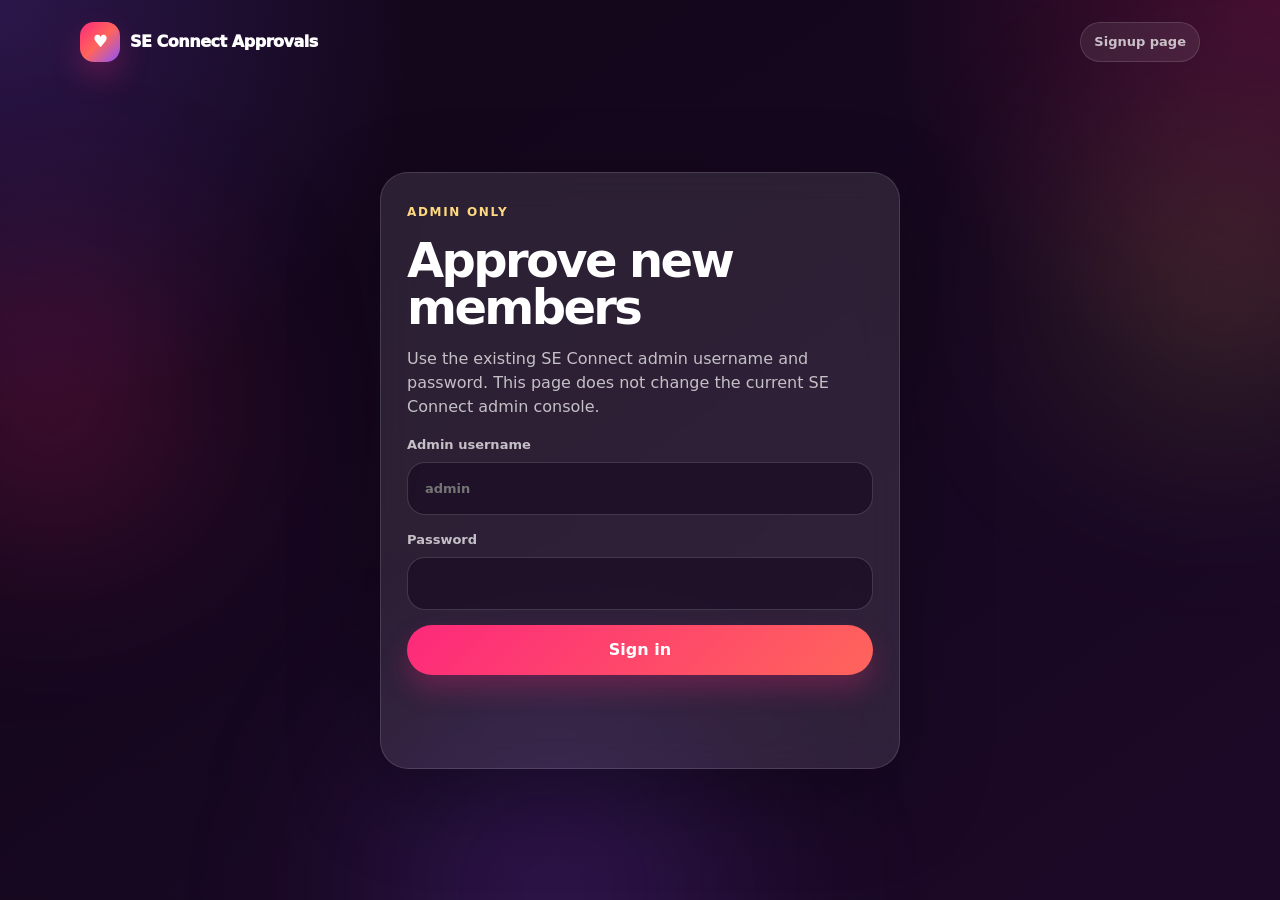
<file: signup-admin.html>
<!doctype html>
<html lang="en">
<head>
  <meta charset="utf-8" />
  <meta name="viewport" content="width=device-width,initial-scale=1" />
  <title>SE Connect Signup Approvals</title>
  <link rel="stylesheet" href="assets/style.css" />
  <style>
    .approval-list{display:grid;gap:16px}
    .approval-card{padding:24px}
    .approval-top{display:flex;justify-content:space-between;gap:16px;align-items:flex-start}
    .approval-top h2{margin:0;font-size:26px}
    .approval-meta{color:var(--muted);font-size:13px;margin-top:5px}
    .detail-grid{display:grid;grid-template-columns:1fr 1fr;gap:10px;margin-top:18px}
    .detail{padding:13px;border:1px solid var(--line);border-radius:15px;background:rgba(255,255,255,.05)}
    .detail strong{display:block;font-size:11px;color:#ffd980;letter-spacing:.08em;text-transform:uppercase;margin-bottom:5px}
    .detail span{color:var(--muted);font-size:13px;white-space:pre-wrap}
    .full{grid-column:1/-1}
    .approval-message{margin-top:12px;padding:14px;border-radius:14px;background:rgba(99,230,166,.10);border:1px solid rgba(99,230,166,.25);color:#c8ffe1}
    @media(max-width:720px){.detail-grid{grid-template-columns:1fr}.full{grid-column:auto}.approval-top{flex-direction:column}}
  </style>
</head>
<body class="admin-body">
  <div class="ambient ambient-a"></div><div class="ambient ambient-b"></div><div class="ambient ambient-c"></div>

  <header class="topbar">
    <a href="signup.html" class="brand"><span class="brand-icon">♥</span><span>SE Connect Approvals</span></a>
    <div class="topbar-right"><a href="signup.html" class="admin-link">Signup page</a></div>
  </header>

  <main class="admin-page">
    <section id="loginPanel" class="admin-card auth-card">
      <span class="eyebrow">ADMIN ONLY</span>
      <h1>Approve new members</h1>
      <p>Use the existing SE Connect admin username and password. This page does not change the current SE Connect admin console.</p>
      <form id="adminLoginForm" class="stack-form">
        <label>Admin username<input id="adminUsername" autocomplete="username" placeholder="admin" required></label>
        <label>Password<input id="adminPassword" type="password" autocomplete="current-password" required></label>
        <button id="adminLoginBtn" class="btn btn-primary">Sign in</button>
        <p id="adminLoginStatus" class="status-message"></p>
      </form>
    </section>

    <section id="dashboard" class="hidden">
      <div class="dashboard-head">
        <div>
          <span class="eyebrow">SE CONNECT • SELF SIGNUP</span>
          <h1>Pending approvals</h1>
        </div>
        <div class="button-row">
          <button id="refreshBtn" class="btn btn-ghost">Refresh</button>
          <button id="signOutBtn" class="btn btn-ghost">Sign out</button>
        </div>
      </div>

      <div class="stat-grid">
        <div class="stat-card"><span>Waiting for review</span><strong id="pendingCount">0</strong><small>OTP-verified applications</small></div>
        <div class="stat-card"><span>Approval result</span><strong>→</strong><small>Creates an active SE Connect member</small></div>
        <div class="stat-card"><span>Password</span><strong>✓</strong><small>Applicant keeps the password they chose</small></div>
      </div>

      <p id="dashboardStatus" class="status-message"></p>
      <div id="approvalList" class="approval-list"></div>
    </section>
  </main>

  <script src="assets/signup-admin.js"></script>
</body>
</html>
</file>
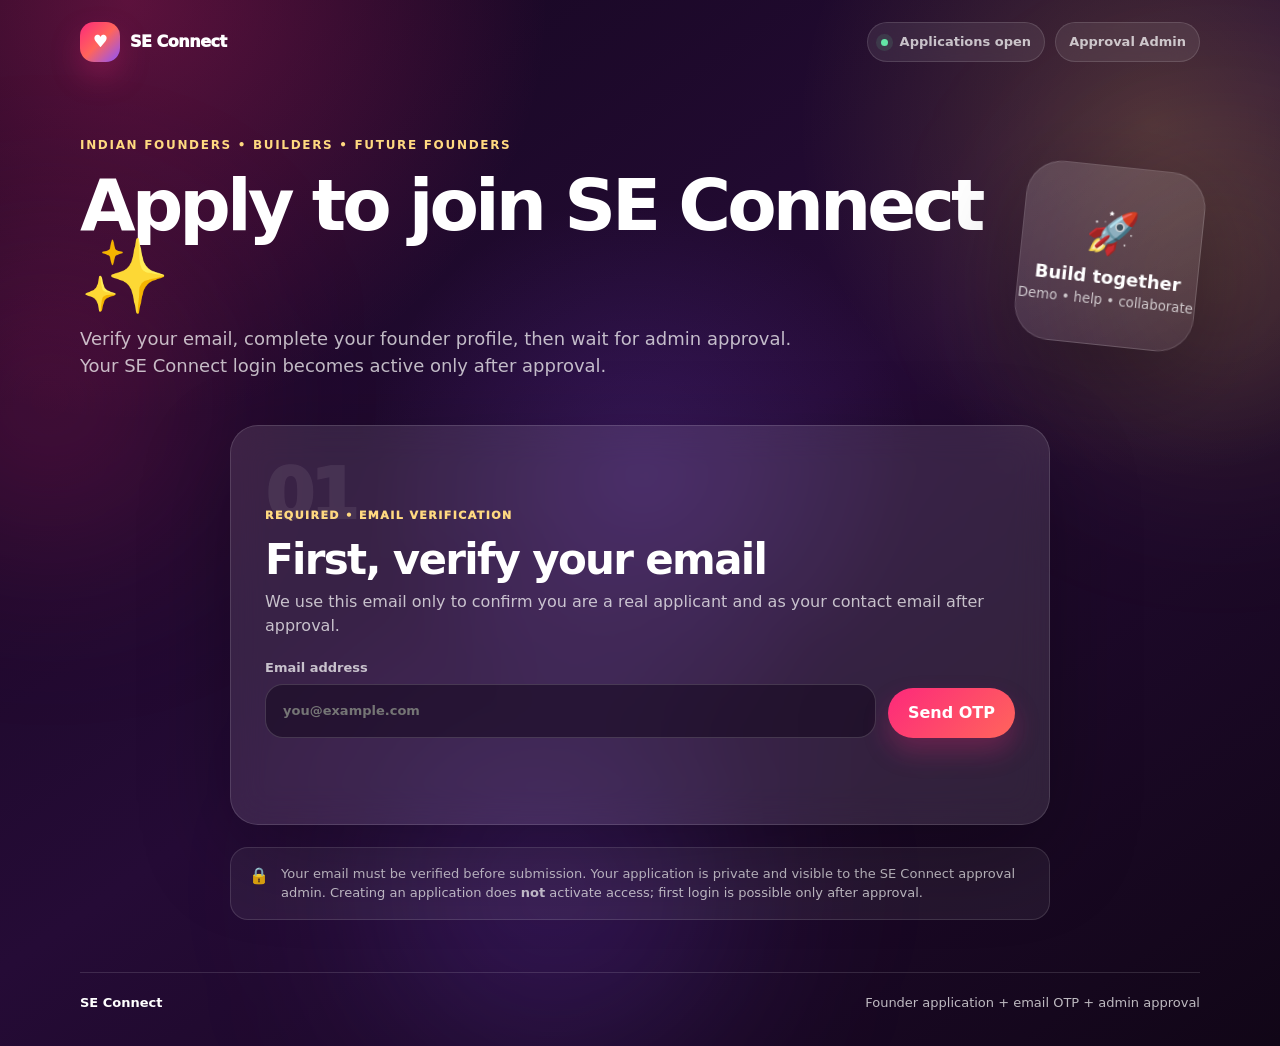
<file: signup.html>
<!doctype html>
<html lang="en">
<head>
  <meta charset="utf-8" />
  <meta name="viewport" content="width=device-width,initial-scale=1" />
  <meta name="theme-color" content="#fd297b" />
  <meta name="description" content="Apply to join SE Connect" />
  <title>Join SE Connect</title>
  <link rel="stylesheet" href="assets/style.css" />
  <style>
    .otp-shell{max-width:820px;margin:18px auto 0}
    .otp-card{padding:34px}
    .otp-grid{display:grid;grid-template-columns:1fr auto;gap:12px;align-items:end}
    .otp-grid .btn{white-space:nowrap}
    .verified-pill{display:inline-flex;align-items:center;gap:8px;padding:9px 12px;border-radius:999px;background:rgba(99,230,166,.12);border:1px solid rgba(99,230,166,.35);color:#bff7da;font-weight:900;font-size:12px}
    .verify-row{display:grid;grid-template-columns:1fr auto;gap:12px;margin-top:16px}
    .verify-row input,.account-input{width:100%;border:1px solid rgba(255,255,255,.16);background:rgba(20,8,30,.55);color:#fff;border-radius:18px;padding:16px 17px;font:inherit;outline:none}
    .verify-row input:focus,.account-input:focus{border-color:rgba(253,41,123,.75);box-shadow:0 0 0 4px rgba(253,41,123,.12)}
    .helper{color:var(--muted);font-size:12px;margin-top:9px}
    .pending-box{padding:18px;border-radius:18px;background:rgba(255,213,74,.10);border:1px solid rgba(255,213,74,.25);margin-top:16px;color:#ffe7a3}
    .password-rules{display:grid;gap:4px;margin-top:10px;color:var(--muted);font-size:12px}
    .read-only-email{opacity:.9}
    @media(max-width:650px){.otp-grid,.verify-row{grid-template-columns:1fr}}
  </style>
</head>
<body>
  <div class="ambient ambient-a"></div>
  <div class="ambient ambient-b"></div>
  <div class="ambient ambient-c"></div>

  <header class="topbar">
    <a href="./" class="brand"><span class="brand-icon">♥</span><span>SE Connect</span></a>
    <div class="topbar-right">
      <span class="live-pill"><i></i> Applications open</span>
      <a href="signup-admin.html" class="admin-link">Approval Admin</a>
    </div>
  </header>

  <main class="page">
    <section class="hero compact-hero">
      <div>
        <span class="eyebrow">INDIAN FOUNDERS • BUILDERS • FUTURE FOUNDERS</span>
        <h1>Apply to join SE Connect ✨</h1>
        <p>Verify your email, complete your founder profile, then wait for admin approval. Your SE Connect login becomes active only after approval.</p>
      </div>
      <div class="hero-badge" aria-hidden="true">
        <span>🚀</span>
        <strong>Build together</strong>
        <small>Demo • help • collaborate</small>
      </div>
    </section>

    <section id="otpShell" class="otp-shell">
      <article class="question-card otp-card">
        <div class="question-no">01</div>
        <div class="question-kicker">REQUIRED • EMAIL VERIFICATION</div>
        <h2>First, verify your email</h2>
        <p class="question-description">We use this email only to confirm you are a real applicant and as your contact email after approval.</p>

        <div id="emailStep">
          <div class="otp-grid">
            <label class="full-label">
              <span>Email address</span>
              <input id="signupEmail" type="email" placeholder="you@example.com" autocomplete="email" />
            </label>
            <button id="sendOtpBtn" class="btn btn-primary" type="button">Send OTP</button>
          </div>
          <p id="otpStatus" class="status-message"></p>
        </div>

        <div id="codeStep" class="hidden">
          <div class="verify-row">
            <input id="otpCode" inputmode="numeric" autocomplete="one-time-code" maxlength="8" placeholder="Enter the OTP from your email" />
            <button id="verifyOtpBtn" class="btn btn-primary" type="button">Verify email</button>
          </div>
          <p class="helper">Didn't receive it? You can resend the OTP using the button below.</p>
          <div class="button-row">
            <button id="resendOtpBtn" class="btn btn-ghost" type="button">Resend OTP</button>
          </div>
          <p id="verifyStatus" class="status-message"></p>
        </div>

        <div id="verifiedStep" class="hidden">
          <span class="verified-pill">✓ Email verified</span>
          <p id="verifiedEmailText" class="helper"></p>
          <div class="button-row">
            <button id="startFormBtn" class="btn btn-primary" type="button">Continue to application →</button>
          </div>
        </div>
      </article>
    </section>

    <section id="formSection" class="hidden">
      <section class="form-app" id="formApp" aria-live="polite">
        <div class="progress-wrap">
          <div class="progress-meta"><span id="progressLabel">Getting ready…</span><span id="progressPercent">0%</span></div>
          <div class="progress-track"><div id="progressBar" class="progress-bar"></div></div>
        </div>
        <div id="questionStage" class="question-stage"></div>
        <div id="navRow" class="nav-row">
          <button id="backBtn" class="btn btn-ghost" type="button">← Back</button>
          <button id="nextBtn" class="btn btn-primary" type="button">Next →</button>
        </div>
      </section>
    </section>

    <section class="privacy-row">
      <span>🔒</span>
      <p>Your email must be verified before submission. Your application is private and visible to the SE Connect approval admin. Creating an application does <strong>not</strong> activate access; first login is possible only after approval.</p>
    </section>
  </main>

  <footer class="footer"><span>SE Connect</span><span>Founder application + email OTP + admin approval</span></footer>

  <script src="assets/form-schema.js"></script>
  <script src="assets/signup.js"></script>
</body>
</html>
</file>
<file: assets/style.css>
:root{--bg:#15071f;--bg2:#250b36;--surface:rgba(255,255,255,.09);--line:rgba(255,255,255,.13);--text:#fff;--muted:rgba(255,255,255,.72);--pink:#fd297b;--orange:#ff655b;--purple:#8c52ff;--yellow:#ffd54a;--green:#63e6a6;--dark:#21122d;--shadow:0 30px 90px rgba(0,0,0,.28);--r:28px}*{box-sizing:border-box}html{scroll-behavior:smooth}body{margin:0;min-height:100vh;font-family:Inter,ui-sans-serif,system-ui,-apple-system,"Segoe UI",sans-serif;color:var(--text);background:radial-gradient(circle at 10% 0,rgba(253,41,123,.30),transparent 27%),radial-gradient(circle at 90% 12%,rgba(255,213,74,.18),transparent 24%),radial-gradient(circle at 50% 45%,rgba(140,82,255,.18),transparent 32%),linear-gradient(145deg,var(--bg),var(--bg2) 50%,#110617);line-height:1.5}.ambient{position:fixed;border-radius:50%;filter:blur(100px);pointer-events:none;z-index:-1}.ambient-a{width:260px;height:260px;background:rgba(253,41,123,.25);left:-80px;top:30%}.ambient-b{width:300px;height:300px;background:rgba(255,213,74,.13);right:-90px;top:15%}.ambient-c{width:340px;height:340px;background:rgba(140,82,255,.20);left:30%;bottom:-160px}.topbar,.page,.footer,.admin-page{width:min(1120px,calc(100% - 36px));margin-inline:auto}.topbar{padding:22px 0;display:flex;align-items:center;justify-content:space-between;gap:16px}.brand{color:#fff;text-decoration:none;font-weight:950;display:flex;align-items:center;gap:10px;letter-spacing:-.03em}.brand-icon{width:40px;height:40px;display:grid;place-items:center;border-radius:14px;background:linear-gradient(135deg,var(--pink),var(--orange),var(--purple));box-shadow:0 14px 30px rgba(253,41,123,.26)}.topbar-right{display:flex;gap:10px;align-items:center}.live-pill,.admin-link{border:1px solid var(--line);background:rgba(255,255,255,.08);backdrop-filter:blur(14px);border-radius:999px;padding:9px 13px;font-size:13px;font-weight:800;color:var(--muted);text-decoration:none}.live-pill i{display:inline-block;width:7px;height:7px;border-radius:50%;background:var(--green);margin-right:7px;box-shadow:0 0 0 5px rgba(99,230,166,.11)}.hero{padding:48px 0 28px}.compact-hero{display:grid;grid-template-columns:1fr auto;gap:28px;align-items:center}.eyebrow{color:#ffd980;font-weight:900;font-size:12px;letter-spacing:.14em}.hero h1,.admin-page h1{font-size:clamp(42px,6vw,72px);line-height:.98;letter-spacing:-.055em;margin:14px 0}.hero p{margin:0;max-width:720px;color:var(--muted);font-size:18px}.hero-badge{width:180px;height:180px;border-radius:36px;display:grid;place-content:center;text-align:center;transform:rotate(6deg);background:linear-gradient(145deg,rgba(255,255,255,.15),rgba(255,255,255,.07));border:1px solid var(--line);box-shadow:var(--shadow)}.hero-badge span{font-size:42px}.hero-badge strong{font-size:18px}.hero-badge small{color:var(--muted)}.notice{padding:16px 18px;border-radius:18px;background:rgba(255,213,74,.12);border:1px solid rgba(255,213,74,.28);margin:0 0 22px}.notice code{background:rgba(0,0,0,.2);padding:2px 6px;border-radius:6px}.form-app{max-width:820px;margin:18px auto 0}.progress-wrap{margin-bottom:18px}.progress-meta{display:flex;justify-content:space-between;color:var(--muted);font-size:13px;font-weight:800;margin-bottom:8px}.progress-track{height:8px;background:rgba(255,255,255,.10);border-radius:999px;overflow:hidden}.progress-bar{width:0;height:100%;border-radius:999px;background:linear-gradient(90deg,var(--pink),var(--orange),var(--yellow));transition:width .3s ease}.question-stage{min-height:440px}.question-card,.loading-card,.empty-card,.success-card,.admin-card,.stat-card{border-radius:var(--r);background:rgba(255,255,255,.10);border:1px solid var(--line);backdrop-filter:blur(18px);box-shadow:var(--shadow)}.question-card{padding:34px;animation:slidein .25s ease}.question-no{font-size:70px;font-weight:950;line-height:1;color:rgba(255,255,255,.08);letter-spacing:-.06em}.question-kicker{margin-top:-22px;color:#ffd980;font-size:11px;font-weight:950;letter-spacing:.13em}.question-card h2{font-size:clamp(28px,4vw,42px);line-height:1.08;letter-spacing:-.04em;margin:12px 0 8px}.question-description{color:var(--muted);margin:0 0 20px}.answer-area{margin-top:24px}.answer-area input,.answer-area textarea,.answer-area select,.stack-form input,.stack-form textarea,.full-label input{width:100%;border:1px solid rgba(255,255,255,.16);background:rgba(20,8,30,.55);color:#fff;border-radius:18px;padding:16px 17px;font:inherit;outline:none}.answer-area input:focus,.answer-area textarea:focus,.answer-area select:focus,.stack-form input:focus,.stack-form textarea:focus,.full-label input:focus{border-color:rgba(253,41,123,.75);box-shadow:0 0 0 4px rgba(253,41,123,.12)}.answer-area select option{color:#111}.choice-grid{display:grid;gap:12px}.choice{width:100%;display:flex;align-items:center;gap:13px;text-align:left;color:#fff;font:inherit;font-weight:800;padding:15px 16px;border-radius:18px;border:1px solid rgba(255,255,255,.13);background:rgba(255,255,255,.07);cursor:pointer;transition:.18s ease}.choice:hover{transform:translateY(-1px);border-color:rgba(255,255,255,.28)}.choice.selected{background:linear-gradient(135deg,rgba(253,41,123,.28),rgba(255,101,91,.22));border-color:rgba(253,41,123,.6)}.choice-indicator{width:32px;height:32px;display:grid;place-items:center;border-radius:50%;background:rgba(255,255,255,.10)}.nav-row{display:flex;justify-content:space-between;gap:12px;margin-top:16px}.btn{border:none;border-radius:999px;padding:13px 20px;font:inherit;font-weight:900;cursor:pointer;transition:transform .18s ease,opacity .18s ease}.btn:hover{transform:translateY(-1px)}.btn:disabled{opacity:.45;cursor:not-allowed;transform:none}.btn-primary{color:#fff;background:linear-gradient(135deg,var(--pink),var(--orange));box-shadow:0 14px 26px rgba(253,41,123,.25)}.btn-ghost{color:#fff;background:rgba(255,255,255,.09);border:1px solid var(--line)}.loading-card,.empty-card,.success-card{min-height:360px;padding:40px;display:grid;place-content:center;text-align:center}.heart-pulse,.success-heart{font-size:48px;color:var(--pink);animation:pulse 1.2s infinite}.empty-card span{font-size:48px}.empty-card h2,.success-card h2{font-size:30px;letter-spacing:-.04em;margin:10px 0}.empty-card p,.success-card p{color:var(--muted)}.empty-card a{color:#ffd980}.unsupported-box{padding:16px;border-radius:16px;background:rgba(255,213,74,.10);border:1px solid rgba(255,213,74,.24);color:#ffe7a3}.error-text{min-height:20px;color:#ffb0c9;font-size:13px;font-weight:700}.submit-error{text-align:center}.privacy-row{max-width:820px;margin:22px auto 52px;display:flex;gap:12px;padding:16px 18px;border-radius:18px;border:1px solid var(--line);background:rgba(255,255,255,.06)}.privacy-row p{margin:0;color:var(--muted);font-size:13px}.footer{padding:20px 0 34px;border-top:1px solid var(--line);display:flex;justify-content:space-between;color:var(--muted);font-size:13px}.footer span:first-child{color:#fff;font-weight:900}.hidden{display:none!important}@keyframes slidein{from{opacity:0;transform:translateX(16px)}to{opacity:1;transform:none}}@keyframes pulse{0%,100%{transform:scale(1)}50%{transform:scale(1.15)}}
/* admin */.admin-body{background:radial-gradient(circle at 0 0,rgba(140,82,255,.22),transparent 27%),radial-gradient(circle at 100% 0,rgba(253,41,123,.20),transparent 25%),linear-gradient(145deg,#110618,#1c0928)}.admin-page{padding:38px 0 60px}.auth-card{max-width:520px;margin:50px auto;padding:34px}.auth-card h1{font-size:48px}.auth-card>p,.admin-card>p{color:var(--muted)}.stack-form{display:grid;gap:15px}.stack-form label,.full-label{display:grid;gap:7px;color:var(--muted);font-size:13px;font-weight:800}.dashboard-head{display:flex;justify-content:space-between;gap:16px;align-items:end;margin-bottom:24px}.dashboard-head h1{font-size:52px;margin-bottom:0}.stat-grid{display:grid;grid-template-columns:repeat(3,1fr);gap:16px;margin-bottom:16px}.stat-card{padding:22px}.stat-card span,.stat-card small{display:block;color:var(--muted);font-size:12px;font-weight:800}.stat-card strong{display:block;font-size:42px;letter-spacing:-.05em;margin:4px 0}.admin-grid{display:grid;grid-template-columns:1.1fr .9fr;gap:16px;margin-bottom:16px}.admin-card{padding:26px;margin-bottom:16px}.admin-card h2{font-size:25px;letter-spacing:-.035em;margin:7px 0 12px}.card-head,.responsive-head{display:flex;justify-content:space-between;gap:16px;align-items:center}.button-row{display:flex;gap:10px;flex-wrap:wrap;margin-top:16px}.status-message{color:#ffd980;min-height:20px}.toggle-label{display:flex!important;align-items:center!important;grid-template-columns:auto 1fr}.toggle-label input{width:auto!important}.table-wrap{overflow:auto;border:1px solid var(--line);border-radius:18px}table{width:100%;border-collapse:collapse;min-width:680px}th,td{text-align:left;vertical-align:top;padding:15px;border-bottom:1px solid var(--line)}th{font-size:11px;letter-spacing:.1em;color:#ffd980}.date-cell{white-space:nowrap;color:var(--muted);font-size:13px}.answer-line{display:grid;grid-template-columns:minmax(150px,.55fr) 1fr;gap:10px;margin-bottom:6px}.answer-line strong{font-size:12px}.answer-line span{color:var(--muted);font-size:13px}.question-list{display:grid;gap:10px}.schema-row{display:flex;gap:12px;align-items:center;padding:13px;border:1px solid var(--line);border-radius:15px;background:rgba(255,255,255,.05)}.schema-index{width:34px;height:34px;display:grid;place-items:center;border-radius:12px;background:linear-gradient(135deg,rgba(253,41,123,.35),rgba(140,82,255,.25));font-weight:900}.schema-row strong,.schema-row small{display:block}.schema-row small,.muted{color:var(--muted)}
@media(max-width:800px){.compact-hero,.admin-grid{grid-template-columns:1fr}.hero-badge{display:none}.stat-grid{grid-template-columns:1fr}.question-card{padding:24px}.dashboard-head,.responsive-head{align-items:flex-start;flex-direction:column}.footer{flex-direction:column}.topbar,.page,.footer,.admin-page{width:min(100% - 24px,1120px)}}
.other-wrap{display:grid;gap:8px;margin-top:14px;padding:15px;border-radius:18px;background:rgba(255,213,74,.08);border:1px solid rgba(255,213,74,.18)}.other-wrap label{font-size:12px;font-weight:900;color:#ffd980}.consent-choice{width:100%;display:flex;align-items:flex-start;gap:14px;text-align:left;color:#fff;font:inherit;font-weight:800;padding:18px;border-radius:20px;border:1px solid rgba(255,255,255,.16);background:rgba(255,255,255,.07);cursor:pointer;transition:.18s ease}.consent-choice:hover{transform:translateY(-1px);border-color:rgba(255,255,255,.28)}.consent-choice.selected{background:linear-gradient(135deg,rgba(99,230,166,.17),rgba(253,41,123,.15));border-color:rgba(99,230,166,.55)}.consent-box{flex:0 0 27px;width:27px;height:27px;display:grid;place-items:center;border-radius:8px;border:2px solid rgba(255,255,255,.42);font-weight:950}.consent-choice.selected .consent-box{background:var(--green);border-color:var(--green);color:#102419}.preview-note{color:#ffd980}
</file>
